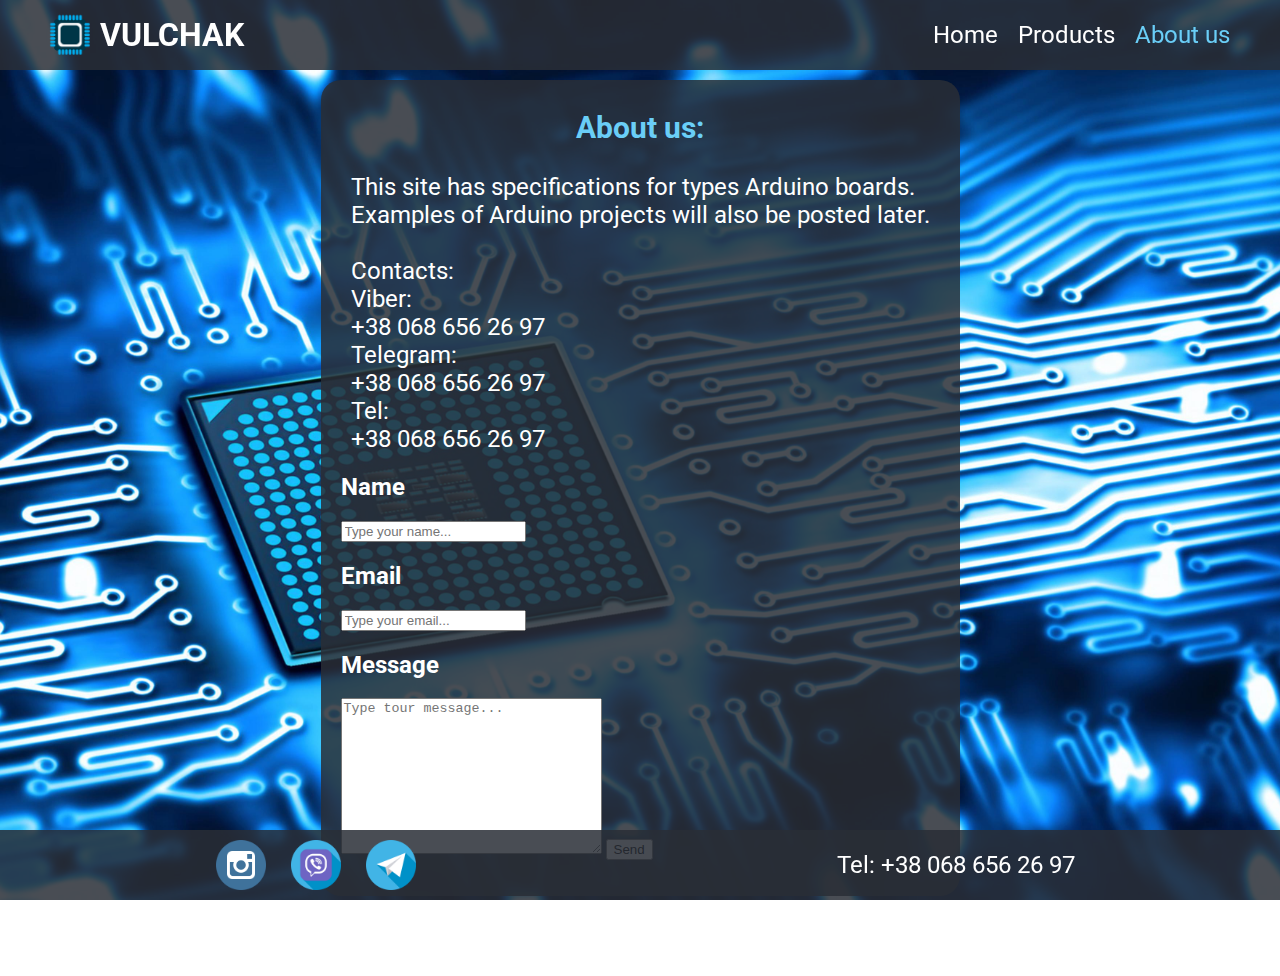
<file: About_us.html>
</body>
</html>
<!DOCTYPE html>
<html lang="en">
<head>
    <meta charset="UTF-8">
    <meta http-equiv="X-UA-Compatible" content="IE=edge">
    <meta name="viewport" content="width=device-width, initial-scale=1.0">
    <link rel="preconnect" href="https://fonts.gstatic.com">
    <link href="https://fonts.googleapis.com/css2?family=Roboto:wght@500&display=swap" rel="stylesheet">
    <link rel="stylesheet" href="Header.css">
    <link rel="stylesheet" href="Footer.css">
    <link rel="stylesheet" href="Content.css">
    <title>Vulchak</title>
</head>
<body>
<header>
    <div class="container">
        <div class="Logo">
            <img id="logo" src="./src/microcontroller_PNG31.png" alt="logo" />
            <h1>VULCHAK</h1>
        </div>
        <nav class="nav__bar">
            <a href="./index.html" class="nav__button">Home</a>
            <a href="./Products.html" class="nav__button">Products</a>
            <a href="./About_us.html" class="nav__button__active">About us</a>
            <div onclick={toggle()} class="burger">
                <div id="line1" class="line1"></div>
                <div id="line2" class="line2"></div>
                <div id="line3" class="line3"></div>
            </div>
            <div id="burger_nav" class="burger_nav">
                <a href="./index.html" class="burger_nav__button">Home</a>
                <a href="./Products.html" class="burger_nav__button">Products</a>
                <a href="./About_us.html" class="burger_nav__button__active">About us</a>
            </div>
        </nav>
    </div> 
</header>
<div class="Main_content">
    <div class="Products">
        <div class="Info_About_As">
            <p class="item__name"><strong>About us:</strong></p>
            <p class="name_Info">
                <br>This site has specifications for types Arduino boards.<br>
                Examples of Arduino projects will also be posted later.<br><br>
                Contacts:<br>
                Viber:<br> +38 068 656 26 97 <br>
                Telegram:<br> +38 068 656 26 97 <br>
                Tel:<br> +38 068 656 26 97
            </p>
            <form id="Contact_Form" action="">
                <h2>Name</h2>
                <input placeholder="Type your name..." maxlength="30" type="text">
                <h2>Email</h2>
                <input placeholder="Type your email..." maxlength="100" type="email">
                <h2>Message</h2>
                <textarea placeholder="Type tour message..." name="" id="" cols="30" maxlength="300" rows="10"></textarea>
                <input id="Submit_Button" type="submit" value="Send">
            </form>
        </div>
    </div>
</div>
<footer>
    <div class="footer_container"> 
        <div class="Footer_image">
            <a href="https://www.instagram.com/vulchakpavlo/"><img id="footer_image" src="./src/footer_instagram.png" alt="" /></a>
            <a href="#"><img id="footer_image" src="./src/footer_viber.png" alt="" /></a>
            <a href="https://t.me/VulchakPavlo"><img id="footer_image" src="./src/footer_telegram.png" alt="" /></a>
        </div>
        <nav class="footer_tel">Tel: +38 068 656 26 97</nav>
    </div>
</footer>
<script src="./burger.js"></script>
</body>
</html>
</file>
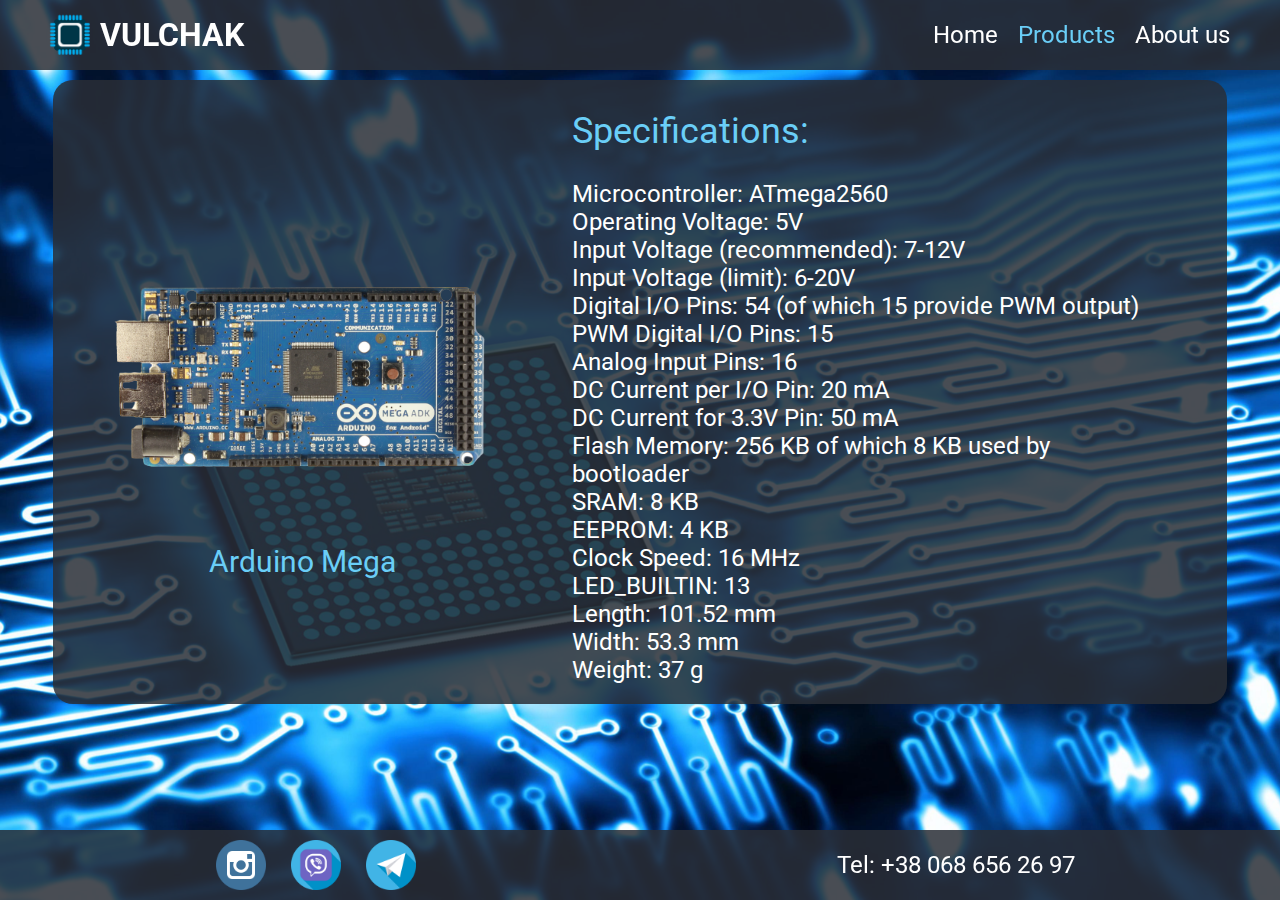
<file: Arduino_Mega.html>
</body>
</html>
<!DOCTYPE html>
<html lang="en">
<head>
    <meta charset="UTF-8">
    <meta http-equiv="X-UA-Compatible" content="IE=edge">
    <meta name="viewport" content="width=device-width, initial-scale=1.0">
    <link rel="preconnect" href="https://fonts.gstatic.com">
    <link href="https://fonts.googleapis.com/css2?family=Roboto:wght@500&display=swap" rel="stylesheet">
    <link rel="stylesheet" href="Header.css">
    <link rel="stylesheet" href="Footer.css">
    <link rel="stylesheet" href="Content.css">
    <title>Vulchak</title>
</head>
<body>
<header>
    <div class="container">
        <div class="Logo">
            <img id="logo" src="./src/microcontroller_PNG31.png" alt="logo" />
            <h1>VULCHAK</h1>
        </div>
        <nav class="nav__bar">
            <a href="./index.html" class="nav__button">Home</a>
            <a href="./Products.html" class="nav__button__active">Products</a>
            <a href="./About_us.html" class="nav__button">About us</a>
            <div onclick={toggle()} class="burger">
                <div id="line1" class="line1"></div>
                <div id="line2" class="line2"></div>
                <div id="line3" class="line3"></div>
            </div>
            <div id="burger_nav" class="burger_nav">
                <a href="./index.html" class="burger_nav__button">Home</a>
                <a href="./Products.html" class="burger_nav__button__active">Products</a>
                <a href="./About_us.html" class="burger_nav__button">About us</a>
            </div>
        </nav>
    </div> 
</header>
<div class="Main_content">
    <div class="Products">
        <div class="Product-Items">
            <img id="item__image" src="./src/ARDUINO_MEGA_A03.png" alt="" />
            <p class="item__name">Arduino Mega</p>
        </div>
        <div class="Product-Text">
        <p class="text_content_main">Specifications:</p>
        <p class="text_content"><br>Microcontroller: ATmega2560<br>
            Operating Voltage: 5V<br>
            Input Voltage (recommended): 7-12V<br>
            Input Voltage (limit): 6-20V<br>
            Digital I/O Pins: 54 (of which 15 provide PWM output)<br>
            PWM Digital I/O Pins: 15<br>
            Analog Input Pins: 16<br>
            DC Current per I/O Pin: 20 mA<br>
            DC Current for 3.3V Pin: 50 mA<br>
            Flash Memory: 256 KB of which 8 KB used by bootloader<br>
            SRAM: 8 KB<br>
            EEPROM: 4 KB<br>
            Clock Speed: 16 MHz<br>
            LED_BUILTIN: 13<br>
            Length: 101.52 mm<br>
            Width: 53.3 mm<br>
            Weight: 37 g</p>
        </div>
    </div>
</div>
<footer>
    <div class="footer_container"> 
        <div class="Footer_image">
            <a href="https://www.instagram.com/vulchakpavlo/" target="_blank"><img id="footer_image" src="./src/footer_instagram.png" alt="" /></a>
            <a href="#" target="_blank"><img id="footer_image" src="./src/footer_viber.png" alt="" /></a>
            <a href="https://t.me/VulchakPavlo" target="_blank"><img id="footer_image" src="./src/footer_telegram.png" alt="" /></a>
        </div>
        <nav class="footer_tel">Tel: +38 068 656 26 97</nav>
    </div>
</footer>
<script src="./burger.js"></script>
</body>
</html>
</file>
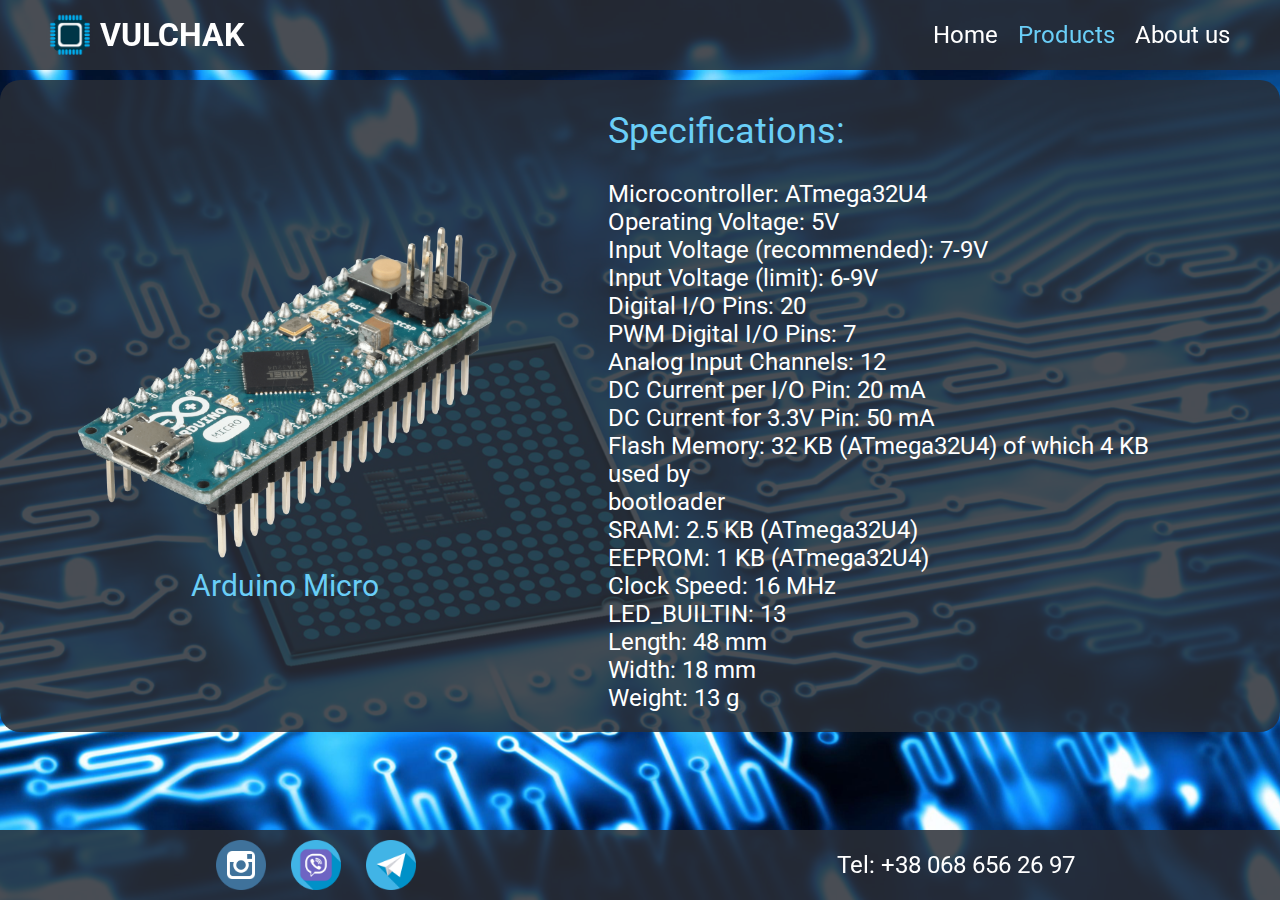
<file: Arduino_Micro.html>
</body>
</html>
<!DOCTYPE html>
<html lang="en">
<head>
    <meta charset="UTF-8">
    <meta http-equiv="X-UA-Compatible" content="IE=edge">
    <meta name="viewport" content="width=device-width, initial-scale=1.0">
    <link rel="preconnect" href="https://fonts.gstatic.com">
    <link href="https://fonts.googleapis.com/css2?family=Roboto:wght@500&display=swap" rel="stylesheet">
    <link rel="stylesheet" href="Header.css">
    <link rel="stylesheet" href="Footer.css">
    <link rel="stylesheet" href="Content.css">
    <title>Vulchak</title>
</head>
<body>
<header>
    <div class="container">
        <div class="Logo">
            <img id="logo" src="./src/microcontroller_PNG31.png" alt="logo" />
            <h1>VULCHAK</h1>
        </div>
        <nav class="nav__bar">
            <a href="./index.html" class="nav__button">Home</a>
            <a href="./Products.html" class="nav__button__active">Products</a>
            <a href="./About_us.html" class="nav__button">About us</a>
            <div onclick={toggle()} class="burger">
                <div id="line1" class="line1"></div>
                <div id="line2" class="line2"></div>
                <div id="line3" class="line3"></div>
            </div>
            <div id="burger_nav" class="burger_nav">
                <a href="./index.html" class="burger_nav__button">Home</a>
                <a href="./Products.html" class="burger_nav__button__active">Products</a>
                <a href="./About_us.html" class="burger_nav__button">About us</a>
            </div>
        </nav>
    </div> 
</header>
<div class="Main_content">
    <div class="Products">
        <div class="Product-Items">
            <img id="item__image" src="./src/ARDUINO_MICRO_A01.png" alt="" />
            <p class="item__name">Arduino Micro</p>
        </div>
        <div class="Product-Text">
        <p class="text_content_main">Specifications:</p>
        <p class="text_content"><br>Microcontroller: ATmega32U4<br>
            Operating Voltage: 5V<br>
            Input Voltage (recommended): 7-9V<br>
            Input Voltage (limit): 6-9V<br>
            Digital I/O Pins: 20<br>
            PWM Digital I/O Pins: 7<br>
            Analog Input Channels: 12<br>
            DC Current per I/O Pin: 20 mA<br>
            DC Current for 3.3V Pin: 50 mA<br>
            Flash Memory: 32 KB (ATmega32U4) of which 4 KB used by<br> bootloader<br>
            SRAM: 2.5 KB (ATmega32U4)<br>
            EEPROM: 1 KB (ATmega32U4)<br>
            Clock Speed: 16 MHz<br>
            LED_BUILTIN: 13<br>
            Length: 48 mm<br>
            Width: 18 mm<br>
            Weight: 13 g</p>
        </div>
    </div>
</div>
<footer>
    <div class="footer_container"> 
        <div class="Footer_image">
            <a href="https://www.instagram.com/vulchakpavlo/"><img id="footer_image" src="./src/footer_instagram.png" alt="" /></a>
            <a href="#"><img id="footer_image" src="./src/footer_viber.png" alt="" /></a>
            <a href="https://t.me/VulchakPavlo"><img id="footer_image" src="./src/footer_telegram.png" alt="" /></a>
        </div>
        <nav class="footer_tel">Tel: +38 068 656 26 97</nav>
    </div>
</footer>
<script src="./burger.js"></script>
</body>
</html>
</file>
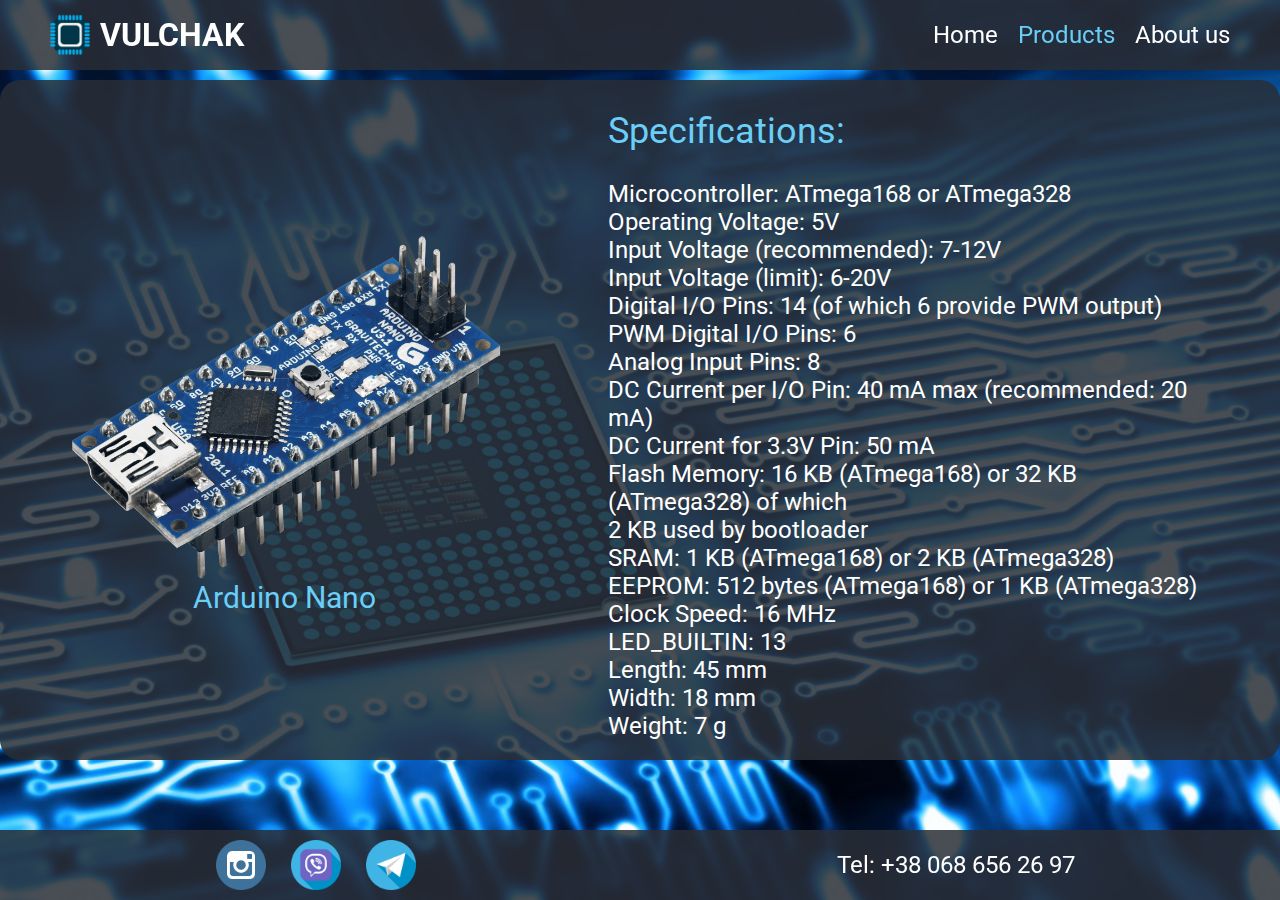
<file: Arduino_Nano.html>
</body>
</html>
<!DOCTYPE html>
<html lang="en">
<head>
    <meta charset="UTF-8">
    <meta http-equiv="X-UA-Compatible" content="IE=edge">
    <meta name="viewport" content="width=device-width, initial-scale=1.0">
    <link rel="preconnect" href="https://fonts.gstatic.com">
    <link href="https://fonts.googleapis.com/css2?family=Roboto:wght@500&display=swap" rel="stylesheet">
    <link rel="stylesheet" href="Header.css">
    <link rel="stylesheet" href="Footer.css">
    <link rel="stylesheet" href="Content.css">
    <title>Vulchak</title>
</head>
<body>
<header>
    <div class="container">
        <div class="Logo">
            <img id="logo" src="./src/microcontroller_PNG31.png" alt="logo" />
            <h1>VULCHAK</h1>
        </div>
        <nav class="nav__bar">
            <a href="./index.html" class="nav__button">Home</a>
            <a href="./Products.html" class="nav__button__active">Products</a>
            <a href="./About_us.html" class="nav__button">About us</a>
            <div onclick={toggle()} class="burger">
                <div id="line1" class="line1"></div>
                <div id="line2" class="line2"></div>
                <div id="line3" class="line3"></div>
            </div>
            <div id="burger_nav" class="burger_nav">
                <a href="./index.html" class="burger_nav__button">Home</a>
                <a href="./Products.html" class="burger_nav__button__active">Products</a>
                <a href="./About_us.html" class="burger_nav__button">About us</a>
            </div>
        </nav>
    </div> 
</header>
<div class="Main_content">
    <div class="Products">
        <div class="Product-Items">
            <img id="item__image" src="./src/Arduino_nano.png" alt="" />
            <p class="item__name">Arduino Nano</p>
        </div>
        <div class="Product-Text">
        <p class="text_content_main">Specifications:</p>
        <p class="text_content"><br>Microcontroller: ATmega168 or ATmega328<br>
            Operating Voltage: 5V<br>
            Input Voltage (recommended): 7-12V<br>
            Input Voltage (limit): 6-20V<br>
            Digital I/O Pins: 14 (of which 6 provide PWM output)<br>
            PWM Digital I/O Pins: 6<br>
            Analog Input Pins: 8<br>
            DC Current per I/O Pin: 40 mA max (recommended: 20 mA)<br>
            DC Current for 3.3V Pin: 50 mA<br>
            Flash Memory: 16 KB (ATmega168) or 32 KB (ATmega328) of which<br> 
            2 KB used by bootloader<br>
            SRAM: 1 KB (ATmega168) or 2 KB (ATmega328)<br>
            EEPROM: 512 bytes (ATmega168) or 1 KB (ATmega328)<br>
            Clock Speed: 16 MHz<br>
            LED_BUILTIN: 13<br>
            Length: 45 mm<br>
            Width: 18 mm<br>
            Weight: 7 g</p>
        </div>
    </div>
</div>
<footer>
    <div class="footer_container"> 
        <div class="Footer_image">
            <a href="https://www.instagram.com/vulchakpavlo/"><img id="footer_image" src="./src/footer_instagram.png" alt="" /></a>
            <a href="#"><img id="footer_image" src="./src/footer_viber.png" alt="" /></a>
            <a href="https://t.me/VulchakPavlo"><img id="footer_image" src="./src/footer_telegram.png" alt="" /></a>
        </div>
        <nav class="footer_tel">Tel: +38 068 656 26 97</nav>
    </div>
</footer>
<script src="./burger.js"></script>
</body>
</html>
</file>
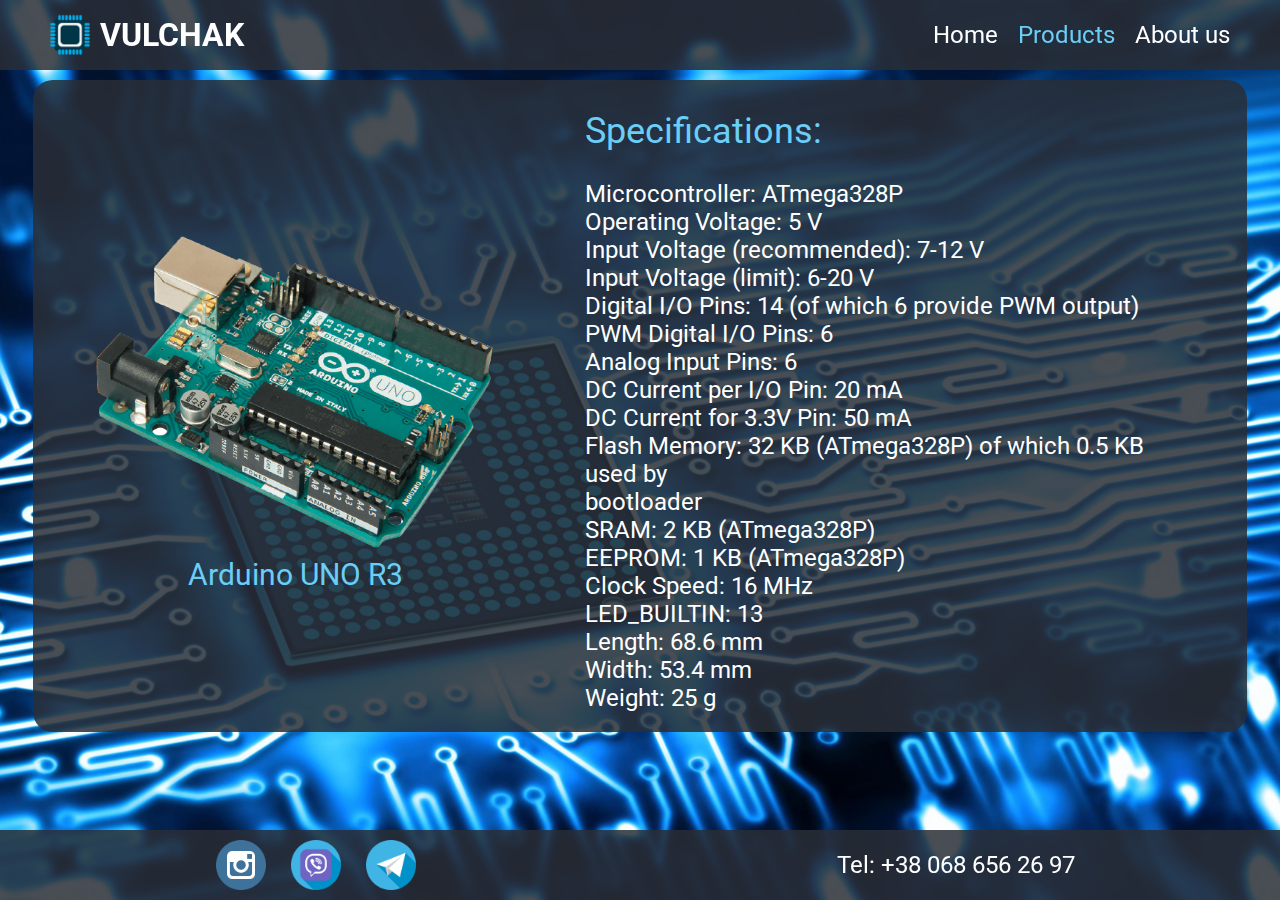
<file: Arduino_UNO_R3.html>
</body>
</html>
<!DOCTYPE html>
<html lang="en">
<head>
    <meta charset="UTF-8">
    <meta http-equiv="X-UA-Compatible" content="IE=edge">
    <meta name="viewport" content="width=device-width, initial-scale=1.0">
    <link rel="preconnect" href="https://fonts.gstatic.com">
    <link href="https://fonts.googleapis.com/css2?family=Roboto:wght@500&display=swap" rel="stylesheet">
    <link rel="stylesheet" href="Header.css">
    <link rel="stylesheet" href="Footer.css">
    <link rel="stylesheet" href="Content.css">
    <title>Lab_Vulchak</title>
</head>
<body>
<header>
    <div class="container">
        <div class="Logo">
            <img id="logo" src="./src/microcontroller_PNG31.png" alt="logo" />
            <h1>VULCHAK</h1>
        </div>
        <nav class="nav__bar">
            <a href="./index.html" class="nav__button">Home</a>
            <a href="./Products.html" class="nav__button__active">Products</a>
            <a href="./About_us.html" class="nav__button">About us</a>
            <div onclick={toggle()} class="burger">
                <div id="line1" class="line1"></div>
                <div id="line2" class="line2"></div>
                <div id="line3" class="line3"></div>
            </div>
            <div id="burger_nav" class="burger_nav">
                <a href="./index.html" class="burger_nav__button">Home</a>
                <a href="./Products.html" class="burger_nav__button__active">Products</a>
                <a href="./About_us.html" class="burger_nav__button">About us</a>
            </div>
        </nav>
    </div> 
</header>
<div class="Main_content">
    <div class="Products">
        <div class="Product-Items">
            <img id="item__image" src="./src/arduino-uno-r3.png" alt="" />
            <p class="item__name">Arduino UNO R3</p>
        </div>
        <div class="Product-Text">
        <p class="text_content_main">Specifications:</p>
        <p class="text_content"><br>Microcontroller: ATmega328P<br>
            Operating Voltage: 5 V<br>
            Input Voltage (recommended): 7-12 V<br>
            Input Voltage (limit): 6-20 V<br>
            Digital I/O Pins: 14 (of which 6 provide PWM output)<br>
            PWM Digital I/O Pins: 6<br>
            Analog Input Pins: 6<br>
            DC Current per I/O Pin: 20 mA<br>
            DC Current for 3.3V Pin: 50 mA<br>
            Flash Memory: 32 KB (ATmega328P) of which 0.5 KB used by<br> bootloader<br>
            SRAM: 2 KB (ATmega328P)<br>
            EEPROM: 1 KB (ATmega328P)<br>
            Clock Speed: 16 MHz<br>
            LED_BUILTIN: 13<br>
            Length: 68.6 mm<br>
            Width: 53.4 mm<br>
            Weight: 25 g</p>
        </div>
    </div>
</div>
<footer>
    <div class="footer_container"> 
        <div class="Footer_image">
            <a href="https://www.instagram.com/vulchakpavlo/"><img id="footer_image" src="./src/footer_instagram.png" alt="" /></a>
            <a href="#"><img id="footer_image" src="./src/footer_viber.png" alt="" /></a>
            <a href="https://t.me/VulchakPavlo"><img id="footer_image" src="./src/footer_telegram.png" alt="" /></a>
        </div>
        <nav class="footer_tel">Tel: +38 068 656 26 97</nav>
    </div>
</footer>
<script src="./burger.js"></script>
</body>
</html>
</file>
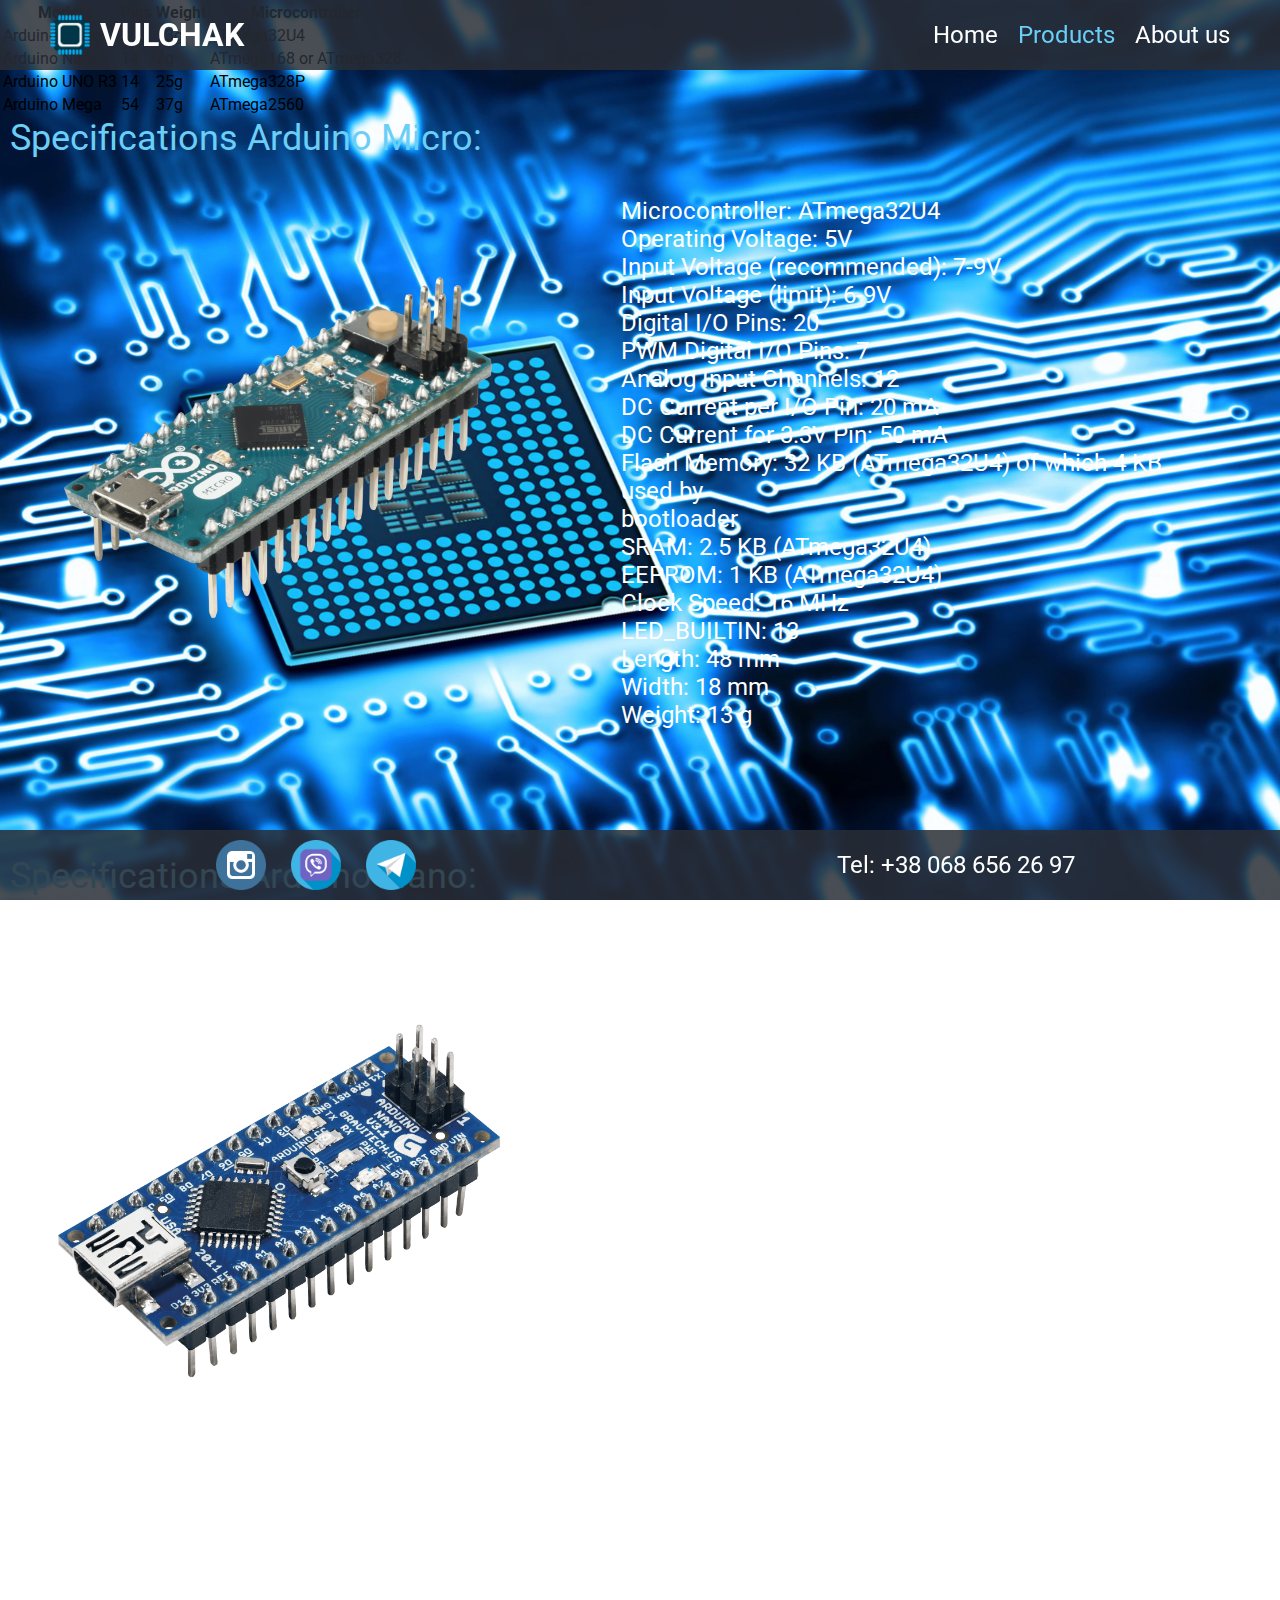
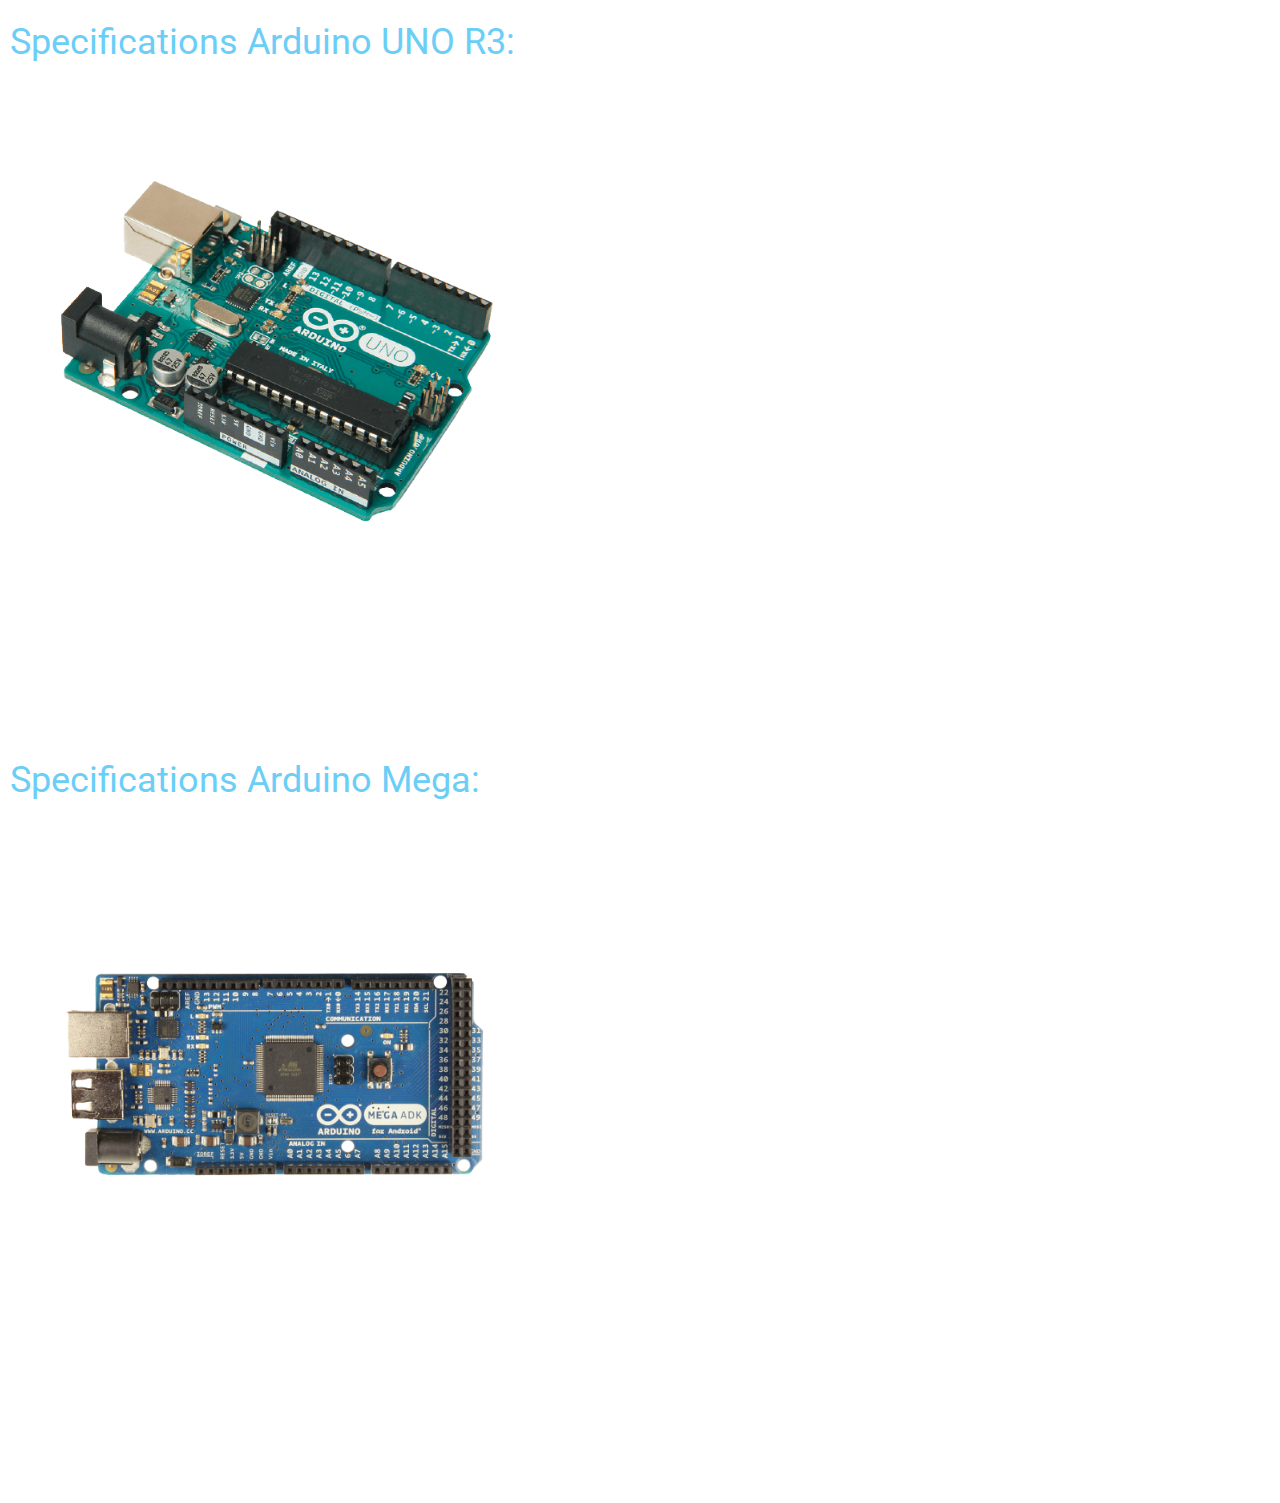
<file: Products.html>
</body>
</html>
<!DOCTYPE html>
<html lang="en">
<head>
    <meta charset="UTF-8">
    <meta http-equiv="X-UA-Compatible" content="IE=edge">
    <meta name="viewport" content="width=device-width, initial-scale=1.0">
    <link rel="preconnect" href="https://fonts.gstatic.com">
    <link href="https://fonts.googleapis.com/css2?family=Roboto:wght@500&display=swap" rel="stylesheet">
    <link rel="stylesheet" href="Header.css">
    <link rel="stylesheet" href="Footer.css">
    <link rel="stylesheet" href="Content.css">
    <title>Vulchak</title>
</head>
<body>
<header>
    <div class="container">
        <div class="Logo">
            <img id="logo" src="./src/microcontroller_PNG31.png" alt="logo" />
            <h1>VULCHAK</h1>
        </div>
        <nav class="nav__bar">
            <a href="./index.html" class="nav__button">Home</a>
            <a href="./Products.html" class="nav__button__active">Products</a>
            <a href="./About_us.html" class="nav__button">About us</a>
            <div onclick={toggle()} class="burger">
                <div id="line1" class="line1"></div>
                <div id="line2" class="line2"></div>
                <div id="line3" class="line3"></div>
            </div>
            <div id="burger_nav" class="burger_nav">
                <a href="./index.html" class="burger_nav__button">Home</a>
                <a href="./Products.html" class="burger_nav__button__active">Products</a>
                <a href="./About_us.html" class="burger_nav__button">About us</a>
            </div>
        </nav>
    </div> 
</header>
<div class="Main_content">
    <div class="Products_Table">
        <table id="Arduino">
            <colgroup span="4"></colgroup>
            <tr>
              <th>Model</th>
              <th>Pins</th>
              <th>Weight</th>
              <th>Microcontroller</th>
            </tr>
            <tr>
              <td>Arduino Micro</td>
              <td>20</td>
              <td>13g</td>
              <td>ATmega32U4</td>
            </tr>
            <tr>
              <td>Arduino Nano</td>
              <td>14</td>
              <td>7g</td>
              <td>ATmega168 or ATmega328</td>
            </tr>
            <tr>
                <td>Arduino UNO R3</td>
                <td>14</td>
                <td>25g</td>
                <td>ATmega328P</td>
            </tr>
            <tr>
              <td>Arduino Mega</td>
              <td>54</td>
              <td>37g</td>
              <td>ATmega2560</td>
            </tr>
        </table>
        <p class="text_content_main">Specifications Arduino Micro:</p>
        <div class="Info_Product">
            <div class="Product-Items">
                <img id="item__image" src="./src/ARDUINO_MICRO_A01.png" alt="" />
            </div>
            <div class="Product-Text">
                <p class="text_content"><br>Microcontroller: ATmega32U4<br>
                Operating Voltage: 5V<br>
                Input Voltage (recommended): 7-9V<br>
                Input Voltage (limit): 6-9V<br>
                Digital I/O Pins: 20<br>
                PWM Digital I/O Pins: 7<br>
                Analog Input Channels: 12<br>
                DC Current per I/O Pin: 20 mA<br>
                DC Current for 3.3V Pin: 50 mA<br>
                Flash Memory: 32 KB (ATmega32U4) of which 4 KB used by<br> bootloader<br>
                SRAM: 2.5 KB (ATmega32U4)<br>
                EEPROM: 1 KB (ATmega32U4)<br>
                Clock Speed: 16 MHz<br>
                LED_BUILTIN: 13<br>
                Length: 48 mm<br>
                Width: 18 mm<br>
                Weight: 13 g</p>
            </div>
        </div>
        <p class="text_content_main"><br><br><br>Specifications Arduino Nano:</p>
        <div class="Info_Product">
            <div class="Product-Items">
                <img id="item__image" src="./src/Arduino_nano.png" alt="" />
            </div>
            <div class="Product-Text">
                <p class="text_content"><br>Microcontroller: ATmega168 or ATmega328<br>
                Operating Voltage: 5V<br>
                Input Voltage (recommended): 7-12V<br>
                Input Voltage (limit): 6-20V<br>
                Digital I/O Pins: 14 (of which 6 provide PWM output)<br>
                PWM Digital I/O Pins: 6<br>
                Analog Input Pins: 8<br>
                DC Current per I/O Pin: 40 mA max (recommended: 20 mA)<br>
                DC Current for 3.3V Pin: 50 mA<br>
                Flash Memory: 16 KB (ATmega168) or 32 KB (ATmega328) of which<br> 
                2 KB used by bootloader<br>
                SRAM: 1 KB (ATmega168) or 2 KB (ATmega328)<br>
                EEPROM: 512 bytes (ATmega168) or 1 KB (ATmega328)<br>
                Clock Speed: 16 MHz<br>
                LED_BUILTIN: 13<br>
                Length: 45 mm<br>
                Width: 18 mm<br>
                Weight: 7 g</p>
            </div>
        </div>
        <p class="text_content_main"><br><br><br>Specifications Arduino UNO R3:</p>
        <div class="Info_Product">
            <div class="Product-Items">
                <img id="item__image" src="./src/arduino-uno-r3.png" alt="" />
            </div>
            <div class="Product-Text">
                <p class="text_content"><br>Microcontroller: ATmega328P<br>
                Operating Voltage: 5 V<br>
                Input Voltage (recommended): 7-12 V<br>
                Input Voltage (limit): 6-20 V<br>
                Digital I/O Pins: 14 (of which 6 provide PWM output)<br>
                PWM Digital I/O Pins: 6<br>
                Analog Input Pins: 6<br>
                DC Current per I/O Pin: 20 mA<br>
                DC Current for 3.3V Pin: 50 mA<br>
                Flash Memory: 32 KB (ATmega328P) of which 0.5 KB used by<br> bootloader<br>
                SRAM: 2 KB (ATmega328P)<br>
                EEPROM: 1 KB (ATmega328P)<br>
                Clock Speed: 16 MHz<br>
                LED_BUILTIN: 13<br>
                Length: 68.6 mm<br>
                Width: 53.4 mm<br>
                Weight: 25 g</p>
            </div>
        </div>
        <p class="text_content_main"><br><br><br>Specifications Arduino Mega:</p>
        <div class="Info_Product">
            <div class="Product-Items">
                <img id="item__image" src="./src/ARDUINO_MEGA_A03.png" alt="" />
            </div>
            <div class="Product-Text">
                <p class="text_content"><br>Microcontroller: ATmega2560<br>
                Operating Voltage: 5V<br>
                Input Voltage (recommended): 7-12V<br>
                Input Voltage (limit): 6-20V<br>
                Digital I/O Pins: 54 (of which 15 provide PWM output)<br>
                PWM Digital I/O Pins: 15<br>
                Analog Input Pins: 16<br>
                DC Current per I/O Pin: 20 mA<br>
                DC Current for 3.3V Pin: 50 mA<br>
                Flash Memory: 256 KB of which 8 KB used by bootloader<br>
                SRAM: 8 KB<br>
                EEPROM: 4 KB<br>
                Clock Speed: 16 MHz<br>
                LED_BUILTIN: 13<br>
                Length: 101.52 mm<br>
                Width: 53.3 mm<br>
                Weight: 37 g</p>
            </div>
        </div>
    </div>
</div>
<footer>
    <div class="footer_container"> 
        <div class="Footer_image">
            <a href="https://www.instagram.com/vulchakpavlo/"><img id="footer_image" src="./src/footer_instagram.png" alt="" /></a>
            <a href="#"><img id="footer_image" src="./src/footer_viber.png" alt="" /></a>
            <a href="https://t.me/VulchakPavlo"><img id="footer_image" src="./src/footer_telegram.png" alt="" /></a>
        </div>
        <a class="footer_tel" href=«tel:+380686562697»>Tel: +38 068 656 26 97</a>
    </div>
</footer>
<script src="./burger.js"></script>
</body>
</html>
</file>
<file: Header.css>
body {
  background: center center fixed no-repeat url("./src/embedded1.jpg");
  background-size: cover;
  font-family: "Roboto", sans-serif;
  margin: 0;
  padding: 0;
}

p {
  margin: 0;
}
a {
  text-decoration: none;
}
header {
  position: fixed;
  top: 0%;
  left: 0%;
  display: flex;
  flex-direction: row;
  width: 100%;
  height: 70px;
  background: rgba(41, 46, 54, 0.85);
  z-index: 1;
}
h1 {
  color: white;
  font-weight: 500px;
}
.container {
  display: flex;
  width: 1200px;
  margin: 0 auto;
  justify-content: space-between;
  align-items: center;
}
.Logo {
  display: flex;
  flex-direction: row;
  align-items: center;
}
#logo {
  height: 60px;
  width: 60px;
}
.nav__bar {
  display: flex;
  flex-direction: row;
}
.name_Info{
  display: flex;
  font-size: 24px;
  color: white;
  margin: 0 10px;
}
.nav__button,
.nav__button__active {
  display: flex;
  font-size: 24px;
  color: white;
  margin: 0 10px;
  transition: color 0.3s;
}
.nav__button__active {
  color: #6acef7;
}
.nav__button:hover,
.Products_items:hover {
  color: #17d637;
}
.burger {
  width: 45px;
  height: 45px;
  display: flex;
  justify-content: center;
  align-items: center;
  flex-direction: column;
  margin-right: 10px;
}
.burger > div {
  height: 8px;
  width: 37px;
  border-radius: 4px;
  transition: all 0.5s;
}
.line1 {
  transform: translateY(-6px);
  background-color: rgb(143, 143, 143);
}
.line2 {
  background-color: #6acef7;
}
.line3 {
  transform: translateY(6px);
  background-color: rgb(143, 143, 143);
}

.toggle_line1 {
  transform: rotate(-45deg) translate(-5px, 6px);
  background-color: #6acef7;
}
.toggle_line2 {
  transform: rotate(135deg);
  opacity: 0;
  background-color: rgb(143, 143, 143);
}
.toggle_line3 {
  transform: rotate(45deg) translate(-5px, -6px);
  background-color: #6acef7;
}

.burger_nav {
  display: flex;
  flex-direction: column;
  justify-content: right;
  align-items: center;
  position: absolute;
  top: 70px;
  border-bottom-left-radius: 10px;
  right: 0;
  transform: translateX(500px);
  transition: all 0.5s ease-in-out;
  background-color: rgb(143, 143, 143);
}
.toggle_nav {
  transform: translateX(0px);
}
.burger_nav__button,
.burger_nav__button__active {
  float: left;
  font-size: 24px;
  color: white;
  margin: 0 10px;
  transition: color 0.3s;
  padding: 15px;
}
.burger_nav__button__active {
  color: #6acef7;
}

/* Video */
.video_content{
  width: 100%;
  height: 100%;
  position: fixed;
  z-index: -10;
}
#video_media{
  height: 100vh;
  width: 100vw;
  object-fit: cover;
}
/* Video END */


@media screen and (min-width: 1024px) {
  .burger {
    display: none;
  }
  .nav__button__active,
  .nav__button__active {
    display: flex;
  }
}
@media screen and (max-width: 1024px) {
  .burger {
    display: flex;
  }
  .nav__button,
  .nav__button__active {
    display: none;
  }
}
</file>
<file: Footer.css>
footer {
  position: fixed;
  display: flex;
  width: 100%;
  height: auto;
  flex-direction: row;
  bottom: 0%;
  left: 0%;
  background: rgba(41, 46, 54, 0.85);
  color: white;
}
.footer_container {
	display: flex;
	margin-bottom: 10px;
    margin-top: 10px;
    width: 100vw;
    justify-content: space-around;
}
.Footer_image {
	display: flex;
	height: 100%;
    width: 200;
    flex-direction: row;
    margin-left: 10px;
    margin-right: 10px;
    align-items: center;
    justify-content: space-between;
}
#footer_image {
	height: 50px;
	width: 50px;
}
.footer_tel{
    color: #FFFFFF;
    font-size: 24px;
    display: flex;
    align-items: center;
    flex-direction: row;
}
@media(max-width: 480px){
	.footer_container{
		flex-direction: column;
		align-items: center;
	}
	.footer_tel{
		font-size: 0px;
	}
}
</file>
<file: Content.css>
.Main_content{
	display: flex;
	align-content: center;
	justify-content: center;
    width: auto;
    height: auto; 
    padding-bottom: 160px;
    z-index: -2;
}
.Products{
  display: flex;
  height: 100%;
  width: auto;
  flex-direction: row;
  flex-wrap: wrap;
  justify-content: space-around;
  background: rgba(41, 46, 54, 0.85);
  transform: translate(0, 80px);
  color: white;
  border-radius: 20px;
  padding:20px 20px 20px 20px;
}
.Info_Product{
	display: flex;
	width: 100%;
	justify-content: space-around;
}
.Products_Items{
	  display: flex;
  height: 100%;
  width: auto;
  flex-direction: row;
  flex-wrap: wrap;
  justify-content: space-around;
  padding:20px 20px 20px 20px;
}
.items,
.items_text,
.Info_About_As,
.Products_items,
.Product-Text,
.Product-Items{
  padding-top: 10px;
  width: 45%;
  height: auto;
  display: flex;
  align-content: center;
  justify-content: center;
  flex-direction: column;
}
.Product-Text{
	width: 48vw;
}
.Product-Items{
	width: 35%;
}
.items{
	width: 29%;
}
.items_text{
	width: 48vw;
}
.Info_About_As{
	width: 100%;
}
.Products_items{
	width: 25%;
}
#item__image {
  width: 100%;
}
.item__name{
  color: #6ACEF7;
  font-size: 30px;
  text-align: center;
}
.text_content{
  display: flex;
  font-size: 24px;
  color: white;
  margin: 0 10px;
}
.text_content_main{
	display: flex;
  font-size: 36px;
  color: #6ACEF7;
  margin: 0 10px;
}
@media(max-width: 1150px)
{
	.Products_items{
	    width: 30%;
    }
    .item__name{
    	font-size: 3vw;
    }
    .items{
    	width: 35%;
    }
    .text_content{
    	font-size: 2vw;
    }
    .text_content_main{
    	font-size: 3vw;
    }
}
@media(max-width: 700px)
{
	.Products_items{
	    width: 55%;
    }
    .Products{
    	flex-direction: column;
    	align-items: center;
    }
    .item__name{
    	font-size: 7vw;
    }
    .items{
    	width: 50%;
    }
	.item__name{
		font-size: 5vw;
	}
	.Product-Items{
		width: 40%;
	}
}
@media(max-width: 550px)
{
	.nav__bar {
		flex-direction: column;
		align-content: flex-start;
	}
	.nav__button,.nav__button__active {
		font-size: 18px;
	}
	.Product-Text{
		width: 75vw;
		align-items: center;
	}
	.Product-Items{
		width: 50%;
	}
	.text_content{
		font-size: 12px;
	}
	.item__name{
		font-size: 6vw;
	}
	.text_content_main{
		font-size: 4vw;
	}
	h1{
		font-size: 24px;
	}
	.Info_Product{
		flex-direction: column;
		align-items: center;
	}
}
@media(max-width: 450px)
{
	.Products_items{
	    width: 80%;
    }
    .item__name{
    	font-size: 7vw;
    }
    .Product-Items{
		width: 60%;
	}
	.text_content_main{
		font-size: 6vw;
	}
}
</file>
